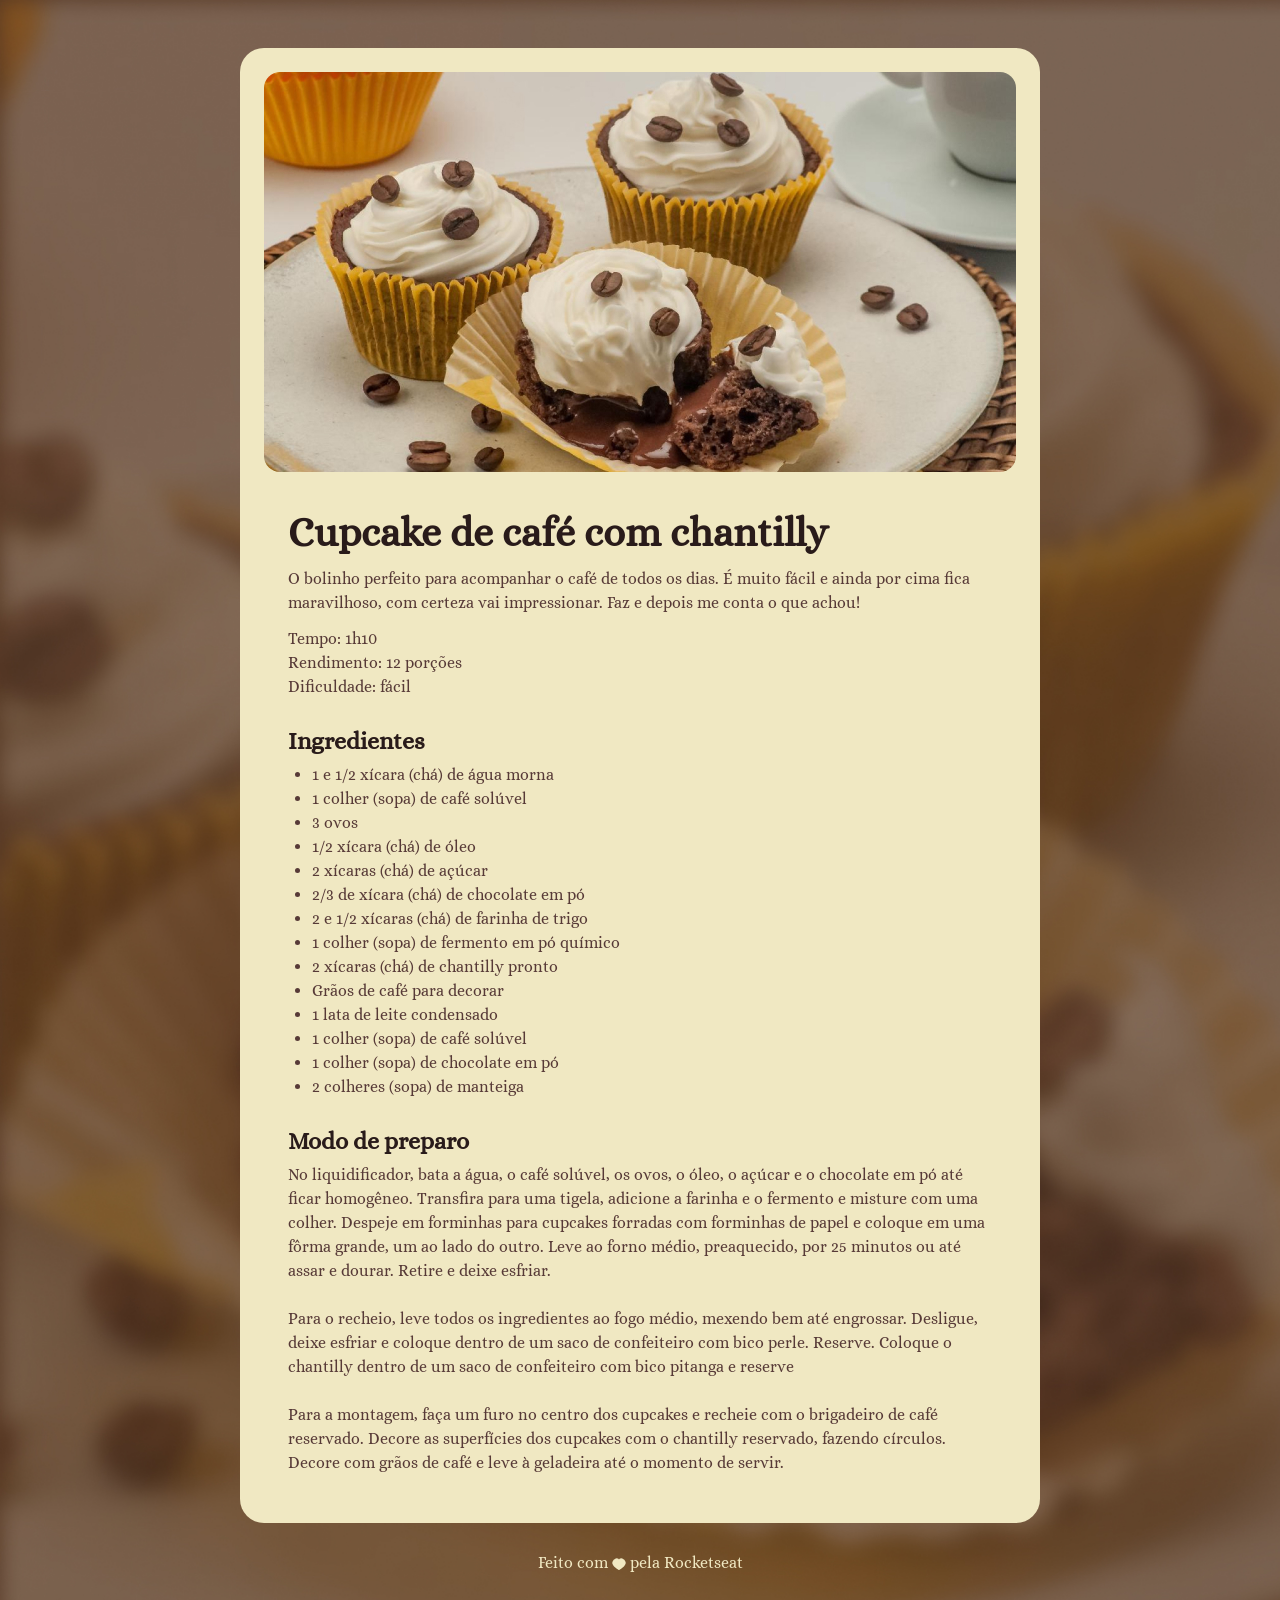
<file: pagina-receita/index.html>
<!DOCTYPE html>
<html lang="pt-br">
  <head>
    <link rel="preconnect" href="https://fonts.googleapis.com" />
    <link rel="preconnect" href="https://fonts.gstatic.com" crossorigin />
    <meta charset="UTF-8" />
    <meta name="viewport" content="width=device-width, initial-scale=1.0" />
    <title>Página de receita</title>
    <link rel="stylesheet" href="styles.css" />
    <link
      href="https://fonts.googleapis.com/css2?family=Alice&display=swap"
      rel="stylesheet"
    />
  </head>
  <body>
    <div id="page">
      <img src="assets/main-image.jpg" alt="Cupcake" />
      <main>
        <section id="about">
          <h1>Cupcake de café com chantilly</h1>
          <p>
            O bolinho perfeito para acompanhar o café de todos os dias. É muito
            fácil e ainda por cima fica maravilhoso, com certeza vai
            impressionar. Faz e depois me conta o que achou!
          </p>
          <p>
            Tempo: 1h10 <br />
            Rendimento: 12 porções <br />
            Dificuldade: fácil
          </p>
        </section>
        <section id="ingredients">
          <h2>Ingredientes</h2>
          <ul>
            <li>1 e 1/2 xícara (chá) de água morna</li>
            <li>1 colher (sopa) de café solúvel</li>
            <li>3 ovos</li>
            <li>1/2 xícara (chá) de óleo</li>
            <li>2 xícaras (chá) de açúcar</li>
            <li>2/3 de xícara (chá) de chocolate em pó</li>
            <li>2 e 1/2 xícaras (chá) de farinha de trigo</li>
            <li>1 colher (sopa) de fermento em pó químico</li>
            <li>2 xícaras (chá) de chantilly pronto</li>
            <li>Grãos de café para decorar</li>
            <li>1 lata de leite condensado</li>
            <li>1 colher (sopa) de café solúvel</li>
            <li>1 colher (sopa) de chocolate em pó</li>
            <li>2 colheres (sopa) de manteiga</li>
          </ul>
        </section>  
        <section id="preparation">
          <h2>Modo de preparo</h2>
          <p>
            No liquidificador, bata a água, o café solúvel, os ovos, o óleo, o
            açúcar e o chocolate em pó até ficar homogêneo. Transfira para uma
            tigela, adicione a farinha e o fermento e misture com uma colher.
            Despeje em forminhas para cupcakes forradas com forminhas de papel e
            coloque em uma fôrma grande, um ao lado do outro. Leve ao forno
            médio, preaquecido, por 25 minutos ou até assar e dourar. Retire e
            deixe esfriar.
            <br /><br />
            Para o recheio, leve todos os ingredientes ao fogo médio, mexendo
            bem até engrossar. Desligue, deixe esfriar e coloque dentro de um
            saco de confeiteiro com bico perle. Reserve. Coloque o chantilly
            dentro de um saco de confeiteiro com bico pitanga e reserve
            <br /><br />
            Para a montagem, faça um furo no centro dos cupcakes e recheie com o
            brigadeiro de café reservado. Decore as superfícies dos cupcakes com
            o chantilly reservado, fazendo círculos. Decore com grãos de café e
            leve à geladeira até o momento de servir.
          </p>
        </section>
      </main>
    </div>

    <footer>
      Feito com
      <img src="assets/heart.svg" alt="Coração" />
      pela Rocketseat
    </footer>
  </body>
</html>
</file>
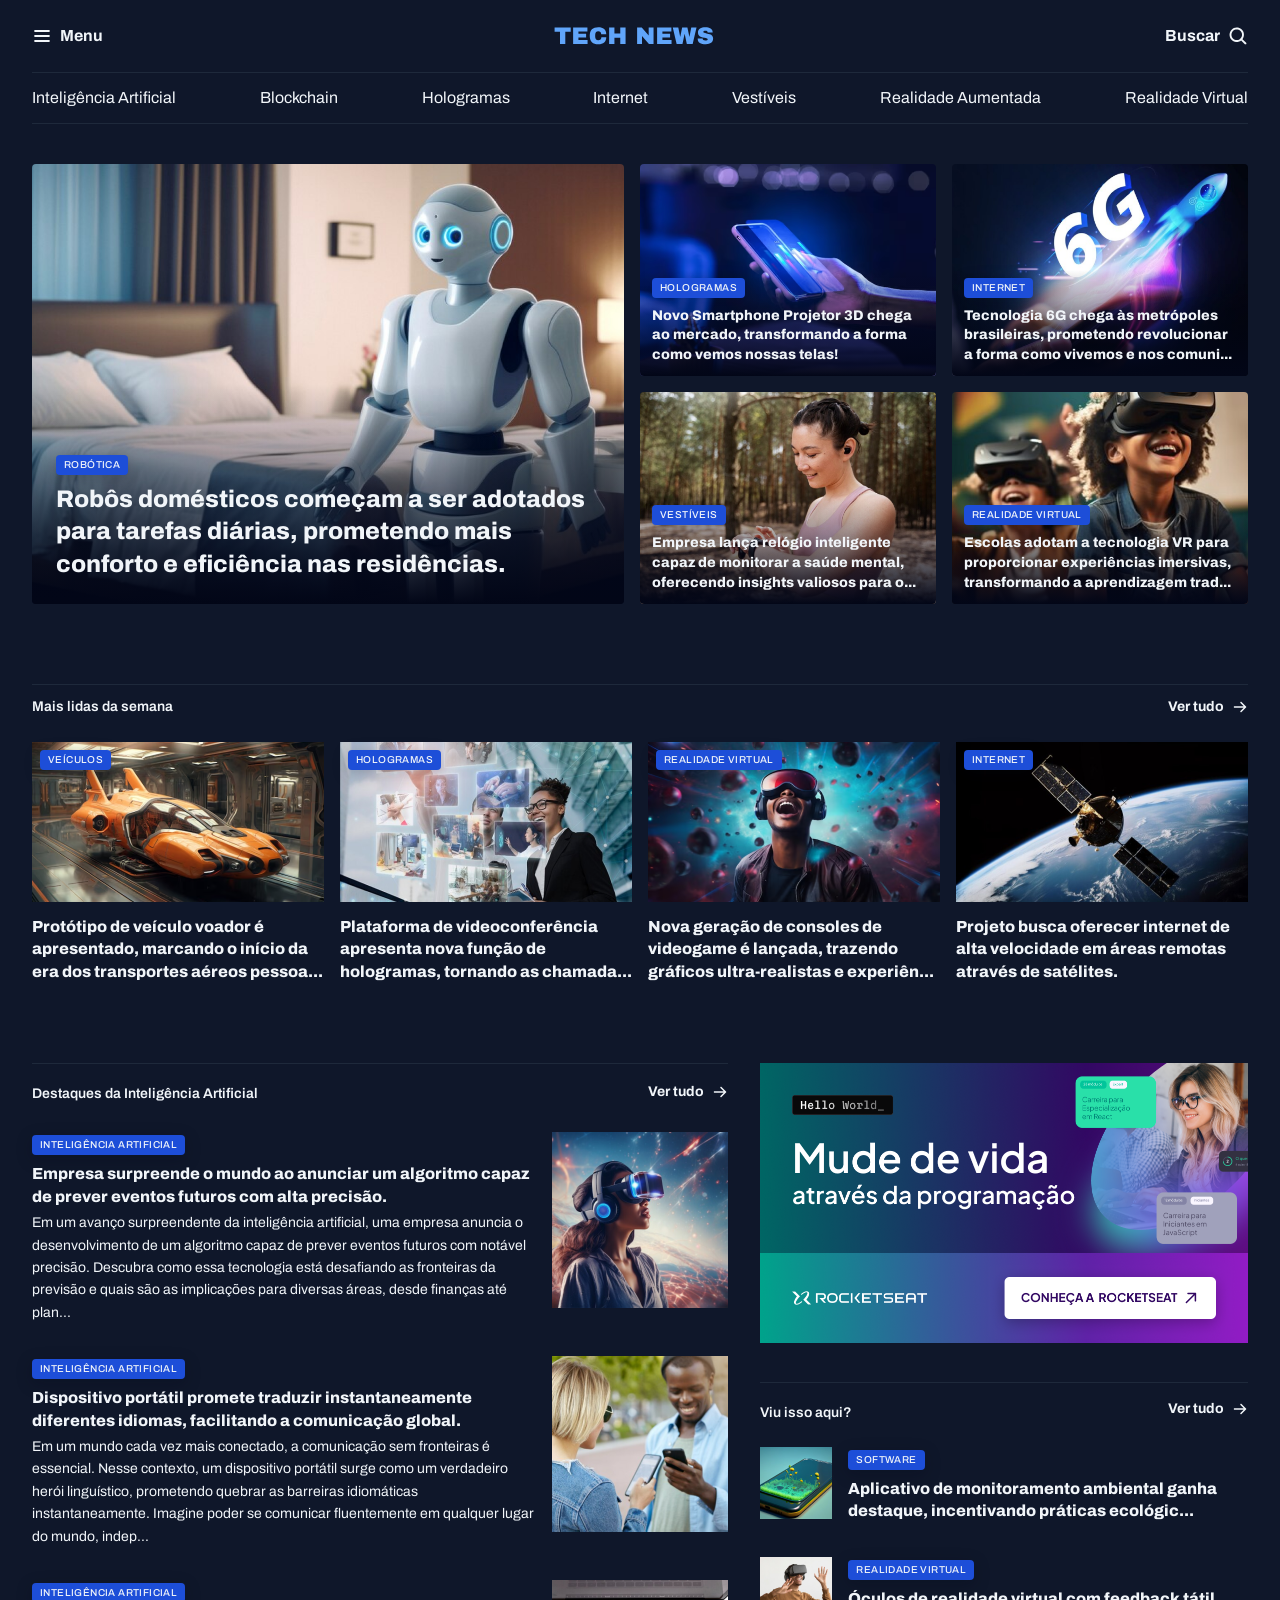
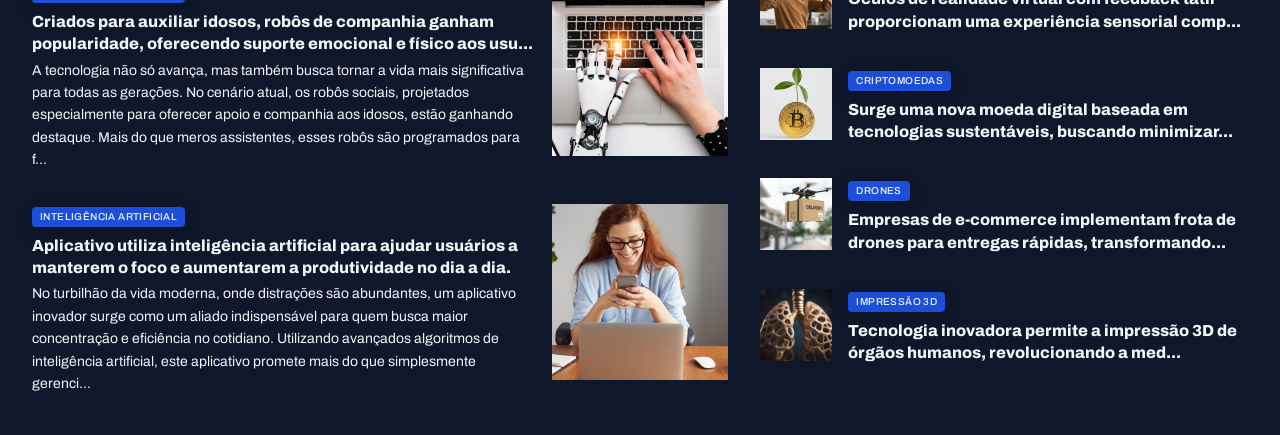
<file: portal-noticias/index.html>
<!doctype html>
<html lang="pt-BR">
  <head>
    <link
      rel="preconnect"
      href="https://fonts.googleapis.com"
    />
    <link
      rel="preconnect"
      href="https://fonts.gstatic.com"
      crossorigin
    />

    <meta charset="UTF-8" />
    <meta
      name="viewport"
      content="width=device-width, initial-scale=1.0"
    />
    <title>Portal de notícias</title>
    <link
      rel="stylesheet"
      href="styles/index.css"
    />

    <link
      href="https://fonts.googleapis.com/css2?family=Archivo:ital,wght@0,100..900;1,100..900&display=swap"
      rel="stylesheet"
    />
  </head>

  <body>
    <header class="container">
      <nav
        id="primary"
        class="grid grid-flow-col"
      >
        <div>
          <img
            src="assets/icons/List.svg"
            alt="ícone de menu"
          />
          <strong>Menu</strong>
        </div>

        <div>
          <img
            src="assets/Logo.svg"
            alt="TechNews logo"
          />
        </div>

        <div>
          <strong>Buscar</strong>
          <img
            src="assets/icons/MagnifyingGlass.svg"
            alt="ícone de lupa para pesquisa"
          />
        </div>
      </nav>
      <nav
        id="secondary"
        class="grid grid-flow-col"
      >
        <a href="#">Inteligência Artificial</a>
        <a href="#">Blockchain</a>
        <a href="#">Hologramas</a>
        <a href="#">Internet</a>
        <a href="#">Vestíveis</a>
        <a href="#">Realidade Aumentada</a>
        <a href="#">Realidade Virtual</a>
      </nav>
    </header>

    <main class="grid container">
      <section
        id="featured"
        class="grid grid-flow-col gap-16"
      >
        <figure class="card">
          <img
            src="assets/images/Image 01.png"
            alt="Robôs domésticos começam a ser adotados para tarefas diárias, prometendo mais conforto e
                eficiência nas residências."
          />

          <figcaption>
            <span class="content-tag">robótica</span>
            <h2 class="text-2xl">
              Robôs domésticos começam a ser adotados para tarefas diárias, prometendo mais conforto e eficiência nas
              residências.
            </h2>
          </figcaption>
        </figure>

        <div class="grid grid-cols-2 gap-16">
          <figure class="card">
            <img
              src="assets/images/Image 02.png"
              alt="Novo Smartphone Projetor 3D chega ao mercado, transformando a forma como vemos nossas telas!"
            />

            <figcaption>
              <span class="content-tag">hologramas</span>
              <h2 class="text-lg">
                Novo Smartphone Projetor 3D chega ao mercado, transformando a forma como vemos nossas telas!
              </h2>
            </figcaption>
          </figure>

          <figure class="card">
            <img
              src="assets/images/Image 03.png"
              alt="Tecnologia 6G chega às metrópoles brasileiras, prometendo revolucionar a forma como vivemos e nos comunicamos."
            />

            <figcaption>
              <span class="content-tag">internet</span>
              <h2 class="text-lg">
                Tecnologia 6G chega às metrópoles brasileiras, prometendo revolucionar a forma como vivemos e nos
                comuni...
              </h2>
            </figcaption>
          </figure>

          <figure class="card">
            <img
              src="assets/images/Image 04.png"
              alt="Empresa lança relógio inteligente capaz de monitorar a saúde mental, oferecendo insights valiosos para o bem-estar pessoal."
            />

            <figcaption>
              <span class="content-tag">vestíveis</span>
              <h2 class="text-lg">
                Empresa lança relógio inteligente capaz de monitorar a saúde mental, oferecendo insights valiosos para
                o...
              </h2>
            </figcaption>
          </figure>

          <figure class="card">
            <img
              src="assets/images/Image 05.png"
              alt="Escolas adotam a tecnologia VR para proporcionar experiências imersivas, transformando a aprendizagem tradicional."
            />

            <figcaption>
              <span class="content-tag">realidade virtual</span>
              <h2 class="text-lg">
                Escolas adotam a tecnologia VR para proporcionar experiências imersivas, transformando a aprendizagem
                trad...
              </h2>
            </figcaption>
          </figure>
        </div>
      </section>

      <section id="weekly">
        <header class="grid grid-flow-col">
          <h3>Mais lidas da semana</h3>
          <a
            href="#"
            class="grid grid-flow-col"
          >
            <strong>Ver tudo</strong>
            <span></span>
          </a>
        </header>

        <div class="grid gap-16">
          <figure>
            <span class="content-tag">veículos</span>
            <img
              src="assets/images/Image 06.png"
              alt=""
            />
            <p>Protótipo de veículo voador é apresentado, marcando o início da era dos transportes aéreos pessoa...</p>
          </figure>

          <figure>
            <span class="content-tag">hologramas</span>
            <img
              src="assets/images/Image 07.png"
              alt=""
            />
            <p>Plataforma de videoconferência apresenta nova função de hologramas, tornando as chamada...</p>
          </figure>

          <figure>
            <span class="content-tag">realidade virtual</span>
            <img
              src="assets/images/Image 08.png"
              alt=""
            />
            <p>Nova geração de consoles de videogame é lançada, trazendo gráficos ultra-realistas e experiên...</p>
          </figure>

          <figure>
            <span class="content-tag">internet</span>
            <img
              src="assets/images/Image 09.png"
              alt=""
            />
            <p>Projeto busca oferecer internet de alta velocidade em áreas remotas através de satélites.</p>
          </figure>
        </div>
      </section>

      <section id="ai">
        <header class="grid grid-flow-col">
          <h3>Destaques da Inteligência Artificial</h3>
          <a
            href="#"
            class="grid grid-flow-col"
          >
            <strong>Ver tudo</strong>
            <span></span>
          </a>
        </header>

        <div class="grid gap-32">
          <article class="grid grid-flow-col gap-16">
            <div>
              <span class="content-tag">Inteligência Artificial</span>
              <h3 class="text-xl">
                Empresa surpreende o mundo ao anunciar um algoritmo capaz de prever eventos futuros com alta precisão.
              </h3>
              <p class="text-sm">
                Em um avanço surpreendente da inteligência artificial, uma empresa anuncia o desenvolvimento de um
                algoritmo capaz de prever eventos futuros com notável precisão. Descubra como essa tecnologia está
                desafiando as fronteiras da previsão e quais são as implicações para diversas áreas, desde finanças até
                plan...
              </p>
            </div>
            <div>
              <img
                src="assets/images/Image 10.png"
                alt=""
              />
            </div>
          </article>

          <article class="grid grid-flow-col gap-16">
            <div>
              <span class="content-tag">Inteligência Artificial</span>
              <h3 class="text-xl">
                Dispositivo portátil promete traduzir instantaneamente diferentes idiomas, facilitando a comunicação
                global.
              </h3>
              <p class="text-sm">
                Em um mundo cada vez mais conectado, a comunicação sem fronteiras é essencial. Nesse contexto, um
                dispositivo portátil surge como um verdadeiro herói linguístico, prometendo quebrar as barreiras
                idiomáticas instantaneamente. Imagine poder se comunicar fluentemente em qualquer lugar do mundo,
                indep...
              </p>
            </div>
            <div>
              <img
                src="assets/images/Image 11.png"
                alt=""
              />
            </div>
          </article>

          <article class="grid grid-flow-col gap-16">
            <div>
              <span class="content-tag">Inteligência Artificial</span>
              <h3 class="text-xl">
                Criados para auxiliar idosos, robôs de companhia ganham popularidade, oferecendo suporte emocional e
                físico aos usu...
              </h3>
              <p class="text-sm">
                A tecnologia não só avança, mas também busca tornar a vida mais significativa para todas as gerações. No
                cenário atual, os robôs sociais, projetados especialmente para oferecer apoio e companhia aos idosos,
                estão ganhando destaque. Mais do que meros assistentes, esses robôs são programados para f...
              </p>
            </div>
            <div>
              <img
                src="assets/images/Image 12.png"
                alt=""
              />
            </div>
          </article>

          <article class="grid grid-flow-col gap-16">
            <div>
              <span class="content-tag">Inteligência Artificial</span>
              <h3 class="text-xl">
                Aplicativo utiliza inteligência artificial para ajudar usuários a manterem o foco e aumentarem a
                produtividade no dia a dia.
              </h3>
              <p class="text-sm">
                No turbilhão da vida moderna, onde distrações são abundantes, um aplicativo inovador surge como um
                aliado indispensável para quem busca maior concentração e eficiência no cotidiano. Utilizando avançados
                algoritmos de inteligência artificial, este aplicativo promete mais do que simplesmente gerenci...
              </p>
            </div>
            <div>
              <img
                src="assets/images/Image 13.png"
                alt=""
              />
            </div>
          </article>
        </div>
      </section>

      <aside>
        <div id="ads">
          <img
            src="assets/Ads.png"
            alt=""
          />
        </div>

        <section id="more">
          <header class="grid grid-flow-col">
            <h3>Viu isso aqui?</h3>
            <a
              href="#"
              class="grid grid-flow-col"
            >
              <strong>Ver tudo</strong>
              <span></span>
            </a>
          </header>

          <div class="grid gap-32">
            <article class="grid grid-flow-col gap-16">
              <div>
                <img
                  src="assets/images/Image 14.png"
                  alt="Aplicativo de monitoramento ambiental ganha destaque, incentivando práticas ecológicas e promovendo a conscientização."
                />
              </div>

              <div>
                <span class="content-tag">Software</span>
                <h3 class="text-xl">
                  Aplicativo de monitoramento ambiental ganha destaque, incentivando práticas ecológic...
                </h3>
              </div>
            </article>

            <article class="grid grid-flow-col gap-16">
              <div>
                <img
                  src="assets/images/Image 15.png"
                  alt="Óculos de realidade virtual com feedback tátil proporcionam uma experiência sensorial completa, imergindo usuários em ambientes digitais."
                />
              </div>

              <div>
                <span class="content-tag">Realidade virtual</span>
                <h3 class="text-xl">
                  Óculos de realidade virtual com feedback tátil proporcionam uma experiência sensorial comp...
                </h3>
              </div>
            </article>

            <article class="grid grid-flow-col gap-16">
              <div>
                <img
                  src="assets/images/Image 16.png"
                  alt="Surge uma nova moeda digital baseada em tecnologias sustentáveis, buscando minimizar o impacto ambiental associado à mineração de criptomoedas."
                />
              </div>

              <div>
                <span class="content-tag">criptomoedas</span>
                <h3 class="text-xl">
                  Surge uma nova moeda digital baseada em tecnologias sustentáveis, buscando minimizar...
                </h3>
              </div>
            </article>

            <article class="grid grid-flow-col gap-16">
              <div>
                <img
                  src="assets/images/Image 17.png"
                  alt="Empresas de e-commerce implementam frota de drones para entregas rápidas, transformando o cenário do comércio online."
                />
              </div>

              <div>
                <span class="content-tag">Drones</span>
                <h3 class="text-xl">
                  Empresas de e-commerce implementam frota de drones para entregas rápidas, transformando...
                </h3>
              </div>
            </article>

            <article class="grid grid-flow-col gap-16">
              <div>
                <img
                  src="assets/images/Image 18.png"
                  alt="Tecnologia inovadora permite a impressão 3D de órgãos humanos, revolucionando a medicina e a lista de espera por transplantes."
                />
              </div>

              <div>
                <span class="content-tag">Impressão 3D</span>
                <h3 class="text-xl">
                  Tecnologia inovadora permite a impressão 3D de órgãos humanos, revolucionando a med...
                </h3>
              </div>
            </article>
          </div>
        </section>
      </aside>
    </main>
  </body>
</html>
</file>
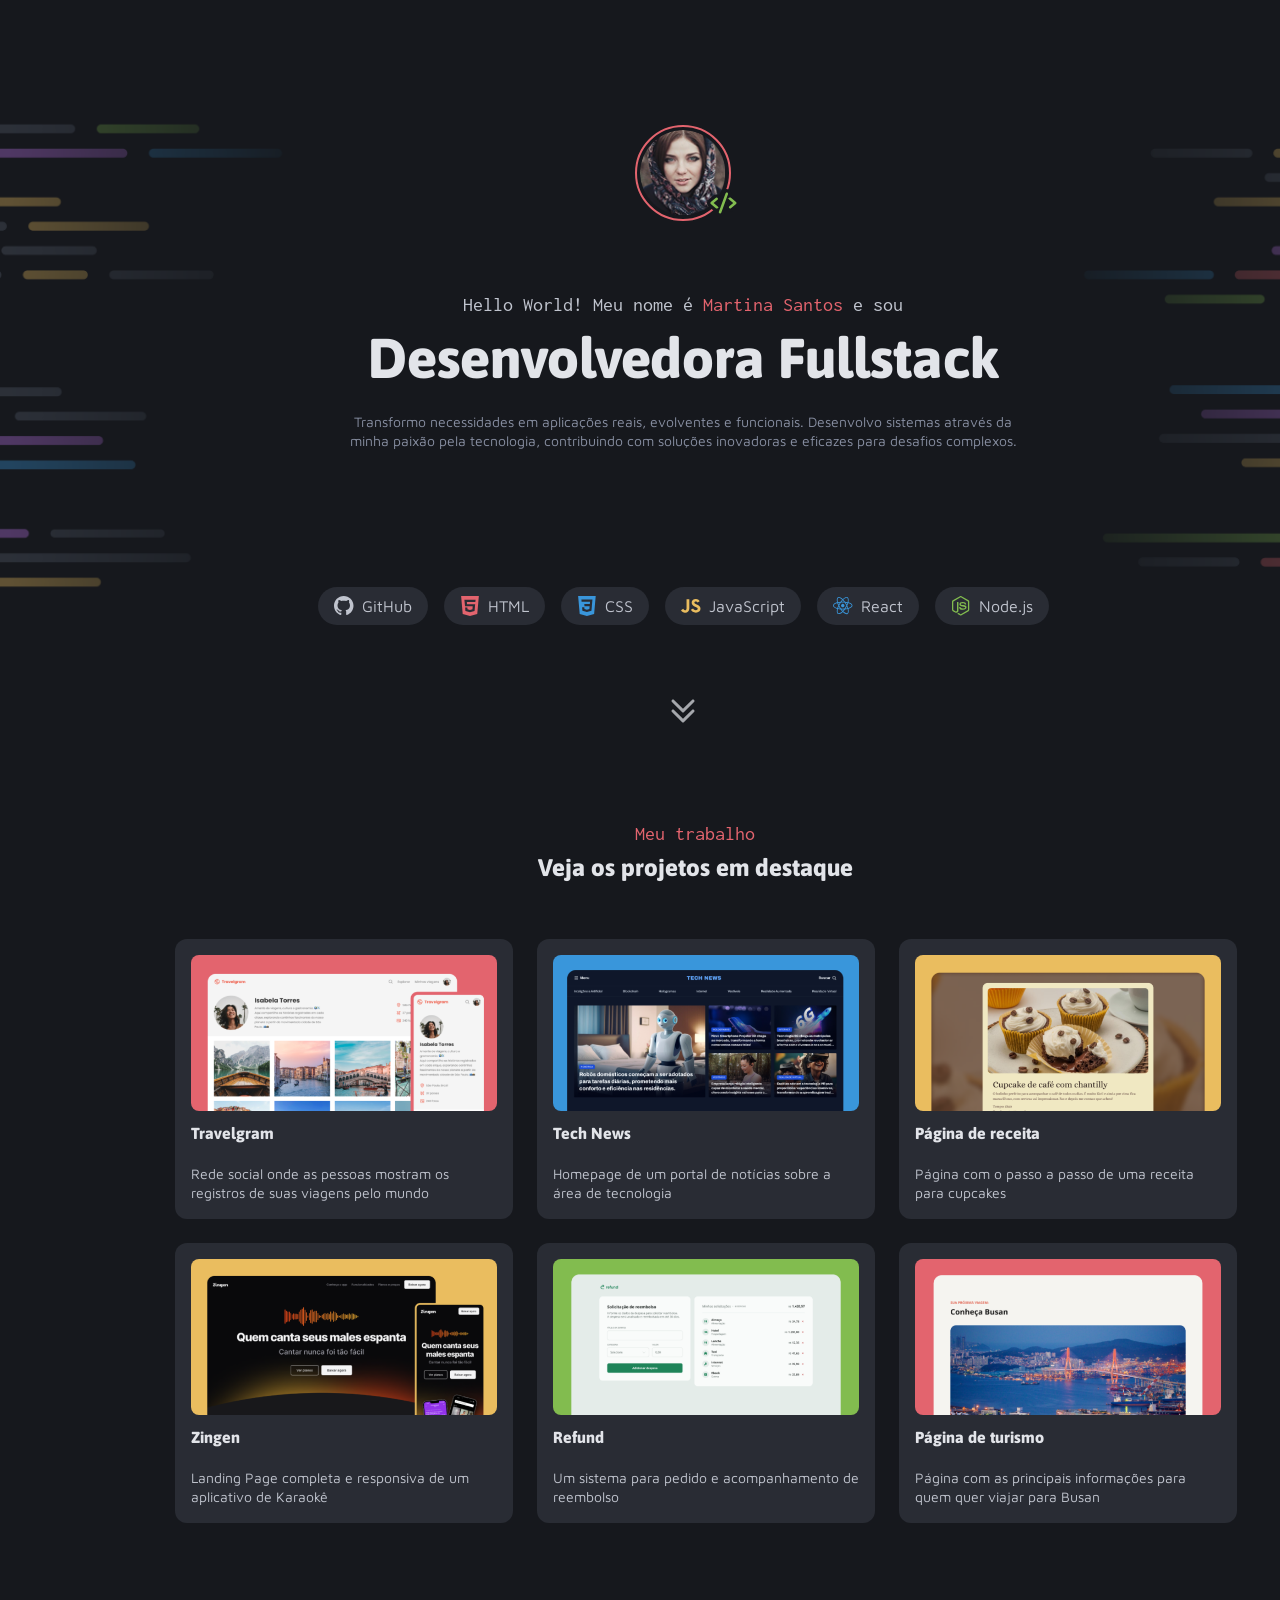
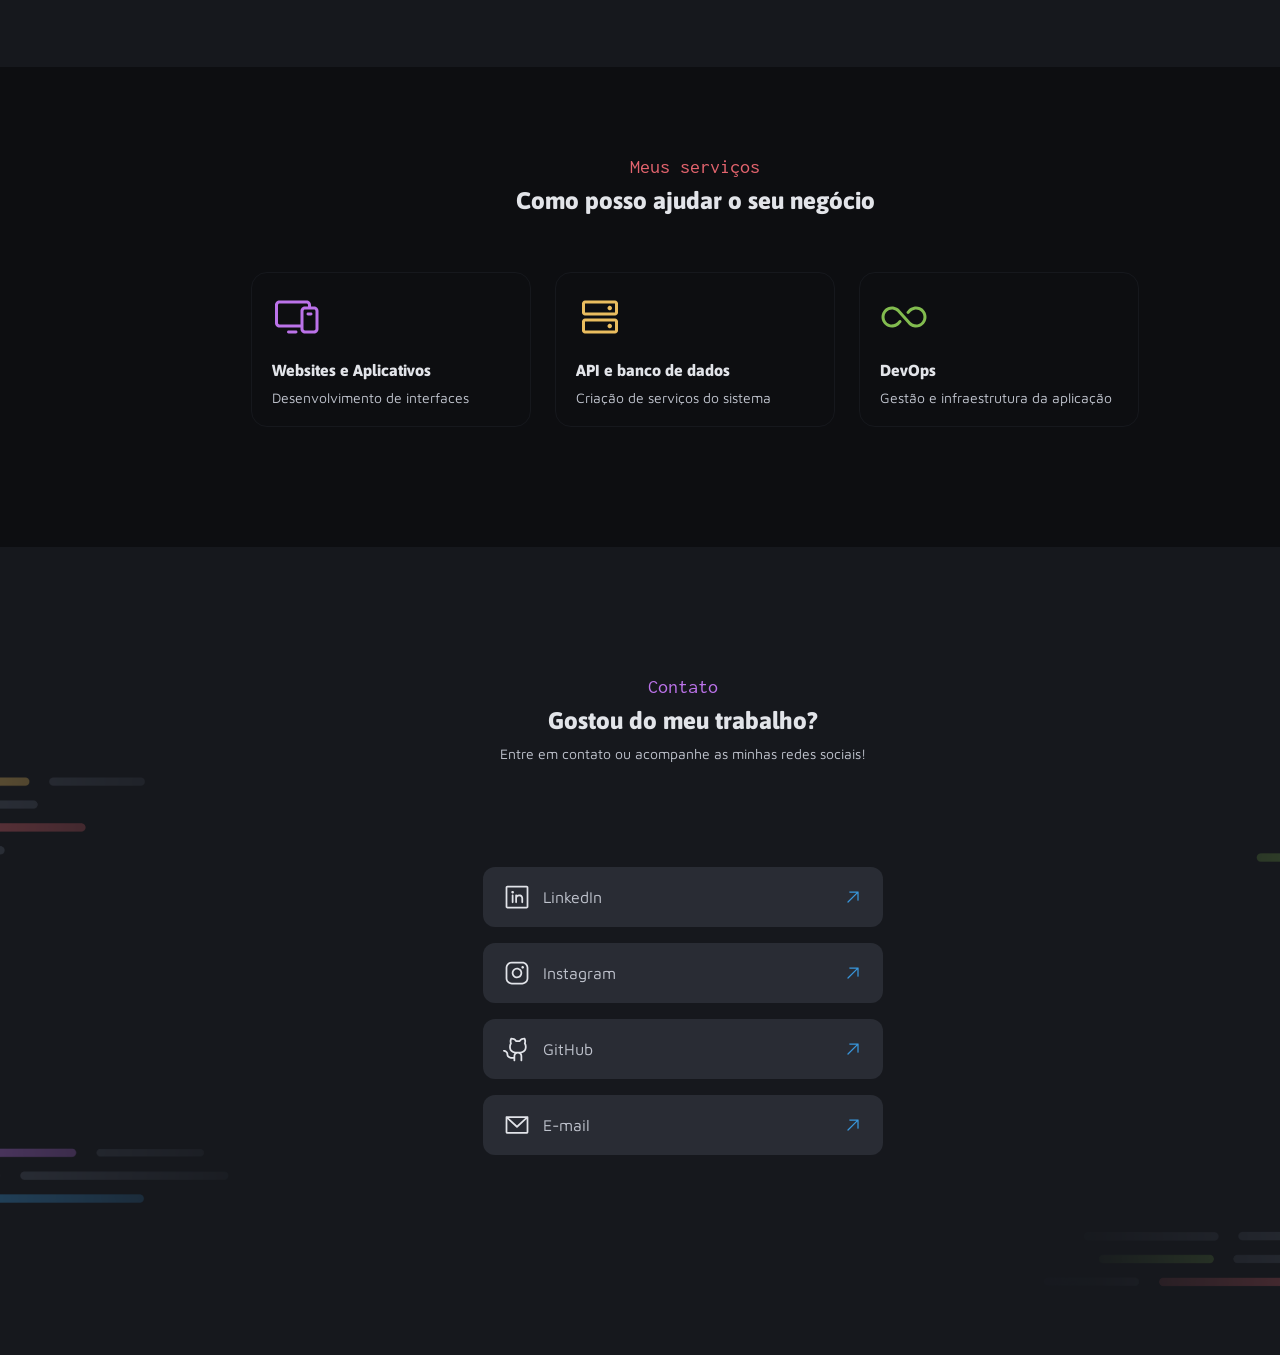
<file: portifolio-dev/index.html>
<!doctype html>
<html lang="pt-br">
  <head>
    <link
      rel="preconnect"
      href="https://fonts.googleapis.com"
    />
    <link
      rel="preconnect"
      href="https://fonts.gstatic.com"
      crossorigin
    />
    <link
      rel="preconnect"
      href="https://fonts.googleapis.com"
    />
    <link
      rel="preconnect"
      href="https://fonts.gstatic.com"
      crossorigin
    />
    <link
      rel="preconnect"
      href="https://fonts.googleapis.com"
    />
    <link
      rel="preconnect"
      href="https://fonts.gstatic.com"
      crossorigin
    />

    <meta charset="UTF-8" />
    <meta
      name="viewport"
      content="width=device-width, initial-scale=1.0"
    />
    <title>Portifólio Dev</title>
    <link
      rel="stylesheet"
      href="styles/index.css"
    />

    <link
      href="https://fonts.googleapis.com/css2?family=Archivo:ital,wght@0,100..900;1,100..900&family=Asap:ital,wght@0,100..900;1,100..900&display=swap"
      rel="stylesheet"
    />
    <link
      href="https://fonts.googleapis.com/css2?family=Archivo:ital,wght@0,100..900;1,100..900&family=Asap:ital,wght@0,100..900;1,100..900&family=Inconsolata:wght@200..900&display=swap"
      rel="stylesheet"
    />
    <link
      href="https://fonts.googleapis.com/css2?family=Archivo:ital,wght@0,100..900;1,100..900&family=Asap:ital,wght@0,100..900;1,100..900&family=Inconsolata:wght@200..900&family=Maven+Pro:wght@400..900&display=swap"
      rel="stylesheet"
    />
  </head>

  <body>
    <div class="intro intro-bg container">
      <div class="info-container">
        <div class="info-avatar">
          <img
            src="assets/images/Avatar.png"
            alt="avatar"
          />
          <img
            src="assets/icons/colorful/Code.svg"
            alt="code-icon-colorful"
          />
        </div>

        <div class="info-text">
          <p class="subtitle">Hello World! Meu nome é <span class="custom-span">Martina Santos</span> e sou</p>

          <h1>Desenvolvedora Fullstack</h1>

          <p class="description">
            Transformo necessidades em aplicações reais, evolventes e funcionais. Desenvolvo sistemas através da minha
            paixão pela tecnologia, contribuindo com soluções inovadoras e eficazes para desafios complexos.
          </p>
        </div>

        <div class="info-tech">
          <div class="tech-item">
            <img
              src="assets/icons/colorful/GitHub.svg"
              alt="github-icon"
            />
            <span>GitHub</span>
          </div>

          <div class="tech-item">
            <img
              src="assets/icons/colorful/HTML.svg"
              alt="html-icon"
            />
            <span>HTML</span>
          </div>

          <div class="tech-item">
            <img
              src="assets/icons/colorful/CSS.svg"
              alt="css-icon"
            />
            <span>CSS</span>
          </div>

          <div class="tech-item">
            <img
              src="assets/icons/colorful/JavaScript.svg"
              alt="javascript-icon"
            />
            <span>JavaScript</span>
          </div>

          <div class="tech-item">
            <img
              src="assets/icons/colorful/React.svg"
              alt="react-icon"
            />
            <span>React</span>
          </div>

          <div class="tech-item">
            <img
              src="assets/icons/colorful/Node.js.svg"
              alt="node-icon"
            />
            <span>Node.js</span>
          </div>
        </div>
      </div>

      <div class="scroll-down">
        <img
          src="assets/icons/CaretDoubleDown.svg"
          alt="scroll-down-icon"
        />
      </div>
    </div>

    <div class="project container">
      <div class="section-header">
        <span>Meu trabalho</span>

        <h2>Veja os projetos em destaque</h2>
      </div>

      <div class="projects-grid">
        <div class="project-card">
          <img
            src="assets/images/Thumbnail_Project-01.png"
            alt="icon-project-01"
          />
          <h3>Travelgram</h3>
          <p>Rede social onde as pessoas mostram os registros de suas viagens pelo mundo</p>
        </div>

        <div class="project-card">
          <img
            src="assets/images/Thumbnail_Project-02.png"
            alt="icon-project-02"
          />
          <h3>Tech News</h3>
          <p>Homepage de um portal de notícias sobre a área de tecnologia</p>
        </div>

        <div class="project-card">
          <img
            src="assets/images/Thumbnail_Project-03.png"
            alt="icon-project-03"
          />
          <h3>Página de receita</h3>
          <p>Página com o passo a passo de uma receita para cupcakes</p>
        </div>

        <div class="project-card">
          <img
            src="assets/images/Thumbnail_Project-04.png"
            alt="icon-project-04"
          />
          <h3>Zingen</h3>
          <p>Landing Page completa e responsiva de um aplicativo de Karaokê</p>
        </div>

        <div class="project-card">
          <img
            src="assets/images/Thumbnail_Project-05.png"
            alt="icon-project-05"
          />
          <h3>Refund</h3>
          <p>Um sistema para pedido e acompanhamento de reembolso</p>
        </div>

        <div class="project-card">
          <img
            src="assets/images/Thumbnail_Project-06.png"
            alt="icon-project-06"
          />
          <h3>Página de turismo</h3>
          <p>Página com as principais informações para quem quer viajar para Busan</p>
        </div>
      </div>
    </div>

    <div class="service container">
      <div class="section-header">
        <span>Meus serviços</span>

        <h2>Como posso ajudar o seu negócio</h2>
      </div>

      <div class="services-grid">
        <div class="service-card">
          <img
            src="assets/icons/colorful/Devices.svg"
            alt="icon-devices"
          />
          <h3>Websites e Aplicativos</h3>
          <p>Desenvolvimento de interfaces</p>
        </div>

        <div class="service-card">
          <img
            src="assets/icons/colorful/HardDrives.svg"
            alt="icon-hard-drive"
          />
          <h3>API e banco de dados</h3>
          <p>Criação de serviços do sistema</p>
        </div>

        <div class="service-card">
          <img
            src="assets/icons/colorful/Infinity.svg"
            alt="icon-infinity"
          />
          <h3>DevOps</h3>
          <p>Gestão e infraestrutura da aplicação</p>
        </div>
      </div>
    </div>

    <div class="contact container">
      <div class="section-header section-header-contact">
        <span>Contato</span>
        <h2>Gostou do meu trabalho?</h2>
        <p>Entre em contato ou acompanhe as minhas redes sociais!</p>
      </div>

      <div class="contact-list">
        <a
          href="#"
          class="contact-item"
        >
          <div class="left">
            <img
              src="assets/icons/LinkedinLogo.svg"
              class="icon"
            />
            <span>LinkedIn</span>
          </div>
          <img
            src="assets/icons/colorful/ArrowUpRight.svg"
            class="arrow"
          />
        </a>

        <a
          href="#"
          class="contact-item"
        >
          <div class="left">
            <img
              src="assets/icons/InstagramLogo.svg"
              class="icon"
            />
            <span>Instagram</span>
          </div>
          <img
            src="assets/icons/colorful/ArrowUpRight.svg"
            class="arrow"
          />
        </a>

        <a
          href="#"
          class="contact-item"
        >
          <div class="left">
            <img
              src="assets/icons/GithubLogo.svg"
              class="icon"
            />
            <span>GitHub</span>
          </div>
          <img
            src="assets/icons/colorful/ArrowUpRight.svg"
            class="arrow"
          />
        </a>

        <a
          href="#"
          class="contact-item"
        >
          <div class="left">
            <img
              src="assets/icons/EnvelopeSimple.svg"
              class="icon"
            />
            <span>E-mail</span>
          </div>
          <img
            src="assets/icons/colorful/ArrowUpRight.svg"
            class="arrow"
          />
        </a>
      </div>
    </div>
  </body>
</html>
</file>
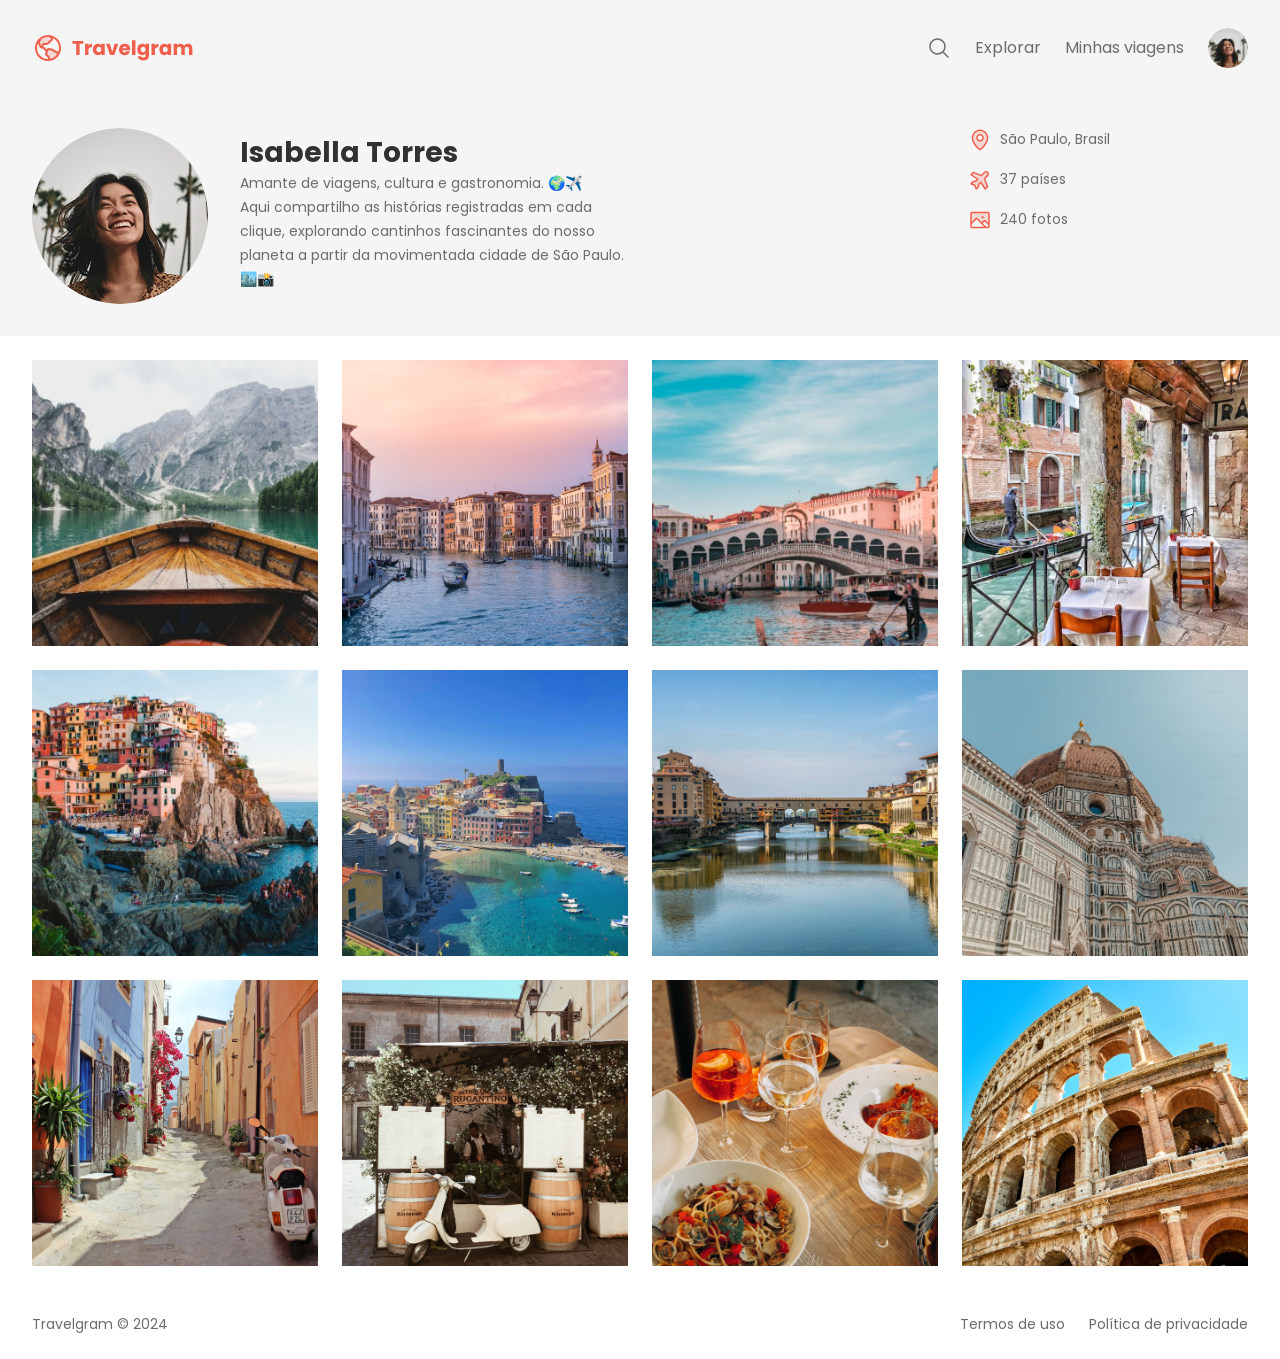
<file: travelgram/index.html>
<!doctype html>
<html lang="pt-br">
  <head>
    <link
      rel="preconnect"
      href="https://fonts.googleapis.com"
    />
    <link
      rel="preconnect"
      href="https://fonts.gstatic.com"
      crossorigin
    />

    <meta charset="UTF-8" />
    <meta
      name="viewport"
      content="width=device-width, initial-scale=1.0"
    />
    <title>Travelgram | Perfil de viagens</title>
    <link
      rel="stylesheet"
      href="styles/index.css"
    />

    <link
      href="https://fonts.googleapis.com/css2?family=Poppins:wght@400;700&display=swap"
      rel="stylesheet"
    />
  </head>

  <body>
    <div class="bg-surface-color">
      <nav class="container">
        <a
          href="#"
          id="log"
        >
          <img
            src="asseets/Logo.svg"
            alt="Logo"
          />
        </a>

        <ul id="primary-menu">
          <li>
            <a href="#">
              <img
                src="asseets/icons/MagnifyingGlass.svg"
                alt="icon-search"
              />
            </a>
          </li>

          <li><a href="#">Explorar</a></li>

          <li><a href="#">Minhas viagens</a></li>

          <li>
            <a href="#">
              <img
                src="asseets/Profile pic.png"
                alt="icon-profile"
              />
            </a>
          </li>
        </ul>
      </nav>

      <header>
        <div class="container">
          <div id="profile">
            <img
              src="asseets/Profile pic.png"
              alt="profile-pic"
            />

            <div>
              <h1>Isabella Torres</h1>
              <p>
                Amante de viagens, cultura e gastronomia. 🌍✈️
                <br />
                Aqui compartilho as histórias registradas em cada clique, explorando cantinhos fascinantes do nosso
                planeta a partir da movimentada cidade de São Paulo. 🏙️📸
              </p>
            </div>
          </div>

          <ul id="info">
            <li>
              <img
                src="asseets/icons/MapPin.svg"
                alt="icon-location"
              />
              <span>São Paulo, Brasil</span>
            </li>

            <li>
              <img
                src="asseets/icons/AirplaneTilt.svg"
                alt="icon-airplane"
              />
              <span>37 países</span>
            </li>

            <li>
              <img
                src="asseets/icons/Image.svg"
                alt="icon-image  "
              />
              <span>240 fotos</span>
            </li>
          </ul>
        </div>
      </header>
    </div>

    <main class="container">
      <img
        src="asseets/images/Image 01.png"
        alt="image-01"
      />
      <img
        src="asseets/images/Image 02.png"
        alt="image-02"
      />
      <img
        src="asseets/images/Image 03.png"
        alt="image-03"
      />
      <img
        src="asseets/images/Image 04.png"
        alt="image-04"
      />
      <img
        src="asseets/images/Image 05.png"
        alt="image-05"
      />
      <img
        src="asseets/images/Image 06.png"
        alt="image-06"
      />
      <img
        src="asseets/images/Image 07.png"
        alt="image-07"
      />
      <img
        src="asseets/images/Image 08.png"
        alt="image-08"
      />
      <img
        src="asseets/images/Image 09.png"
        alt="image-09"
      />
      <img
        src="asseets/images/Image 10.png"
        alt="image-10"
      />
      <img
        src="asseets/images/Image 11.png"
        alt="image-11"
      />
      <img
        src="asseets/images/Image 12.png"
        alt="image-12"
      />
    </main>

    <footer class="container">
      <span>Travelgram &copy; 2024 </span>
      <span>Termos de uso</span>
      <span>Política de privacidade</span>
    </footer>
  </body>
</html>
</file>
<file: pagina-receita/styles.css>
* {
  margin: 0;
  padding: 0;
}

:root {
  font-family: 'Alice', serif;
  line-height: 150%;
  color: #573a37;
}

body {
  background-image: url(assets/bg.jpg);
  background-size: cover;
}

#page {
  box-sizing: border-box;
  width: 800px;
  padding: 24px;
  background-color: #f0e8c2;
  border-radius: 24px;
  margin: 48px auto 28px;
}

img {
  border-radius: 16px;
}

main {
  padding: 24px;
}

section + section {
  margin-top: 24px;
}

#about p + p {
  margin-top: 12px;
}

h1 {
  line-height: 140%;
  font-size: 40px;
}

h2 {
  font-size: 24px;
}

h1,
h2 {
  margin-bottom: 4px;
  color: #291b1a;
  line-height: 150%;
}

ul {
  padding-left: 24px;
}

footer {
  color: #f0e8c2;
  text-align: center;
  padding-bottom: 48px;
}

footer img {
  vertical-align: middle;
}
</file>
<file: portal-noticias/styles/index.css>
@import url(global.css);
@import url(utility.css);
@import url(header.css);
@import url(sections.css);
</file>
<file: portifolio-dev/styles/index.css>
@import url(global.css);
@import url(intro.css);
@import url(contact.css);
@import url(project.css);
@import url(services.css);
</file>
<file: travelgram/styles/index.css>
@import url(global.css);
@import url(nav.css);
@import url(header.css);
@import url(main.css);
@import url(footer.css);
</file>
